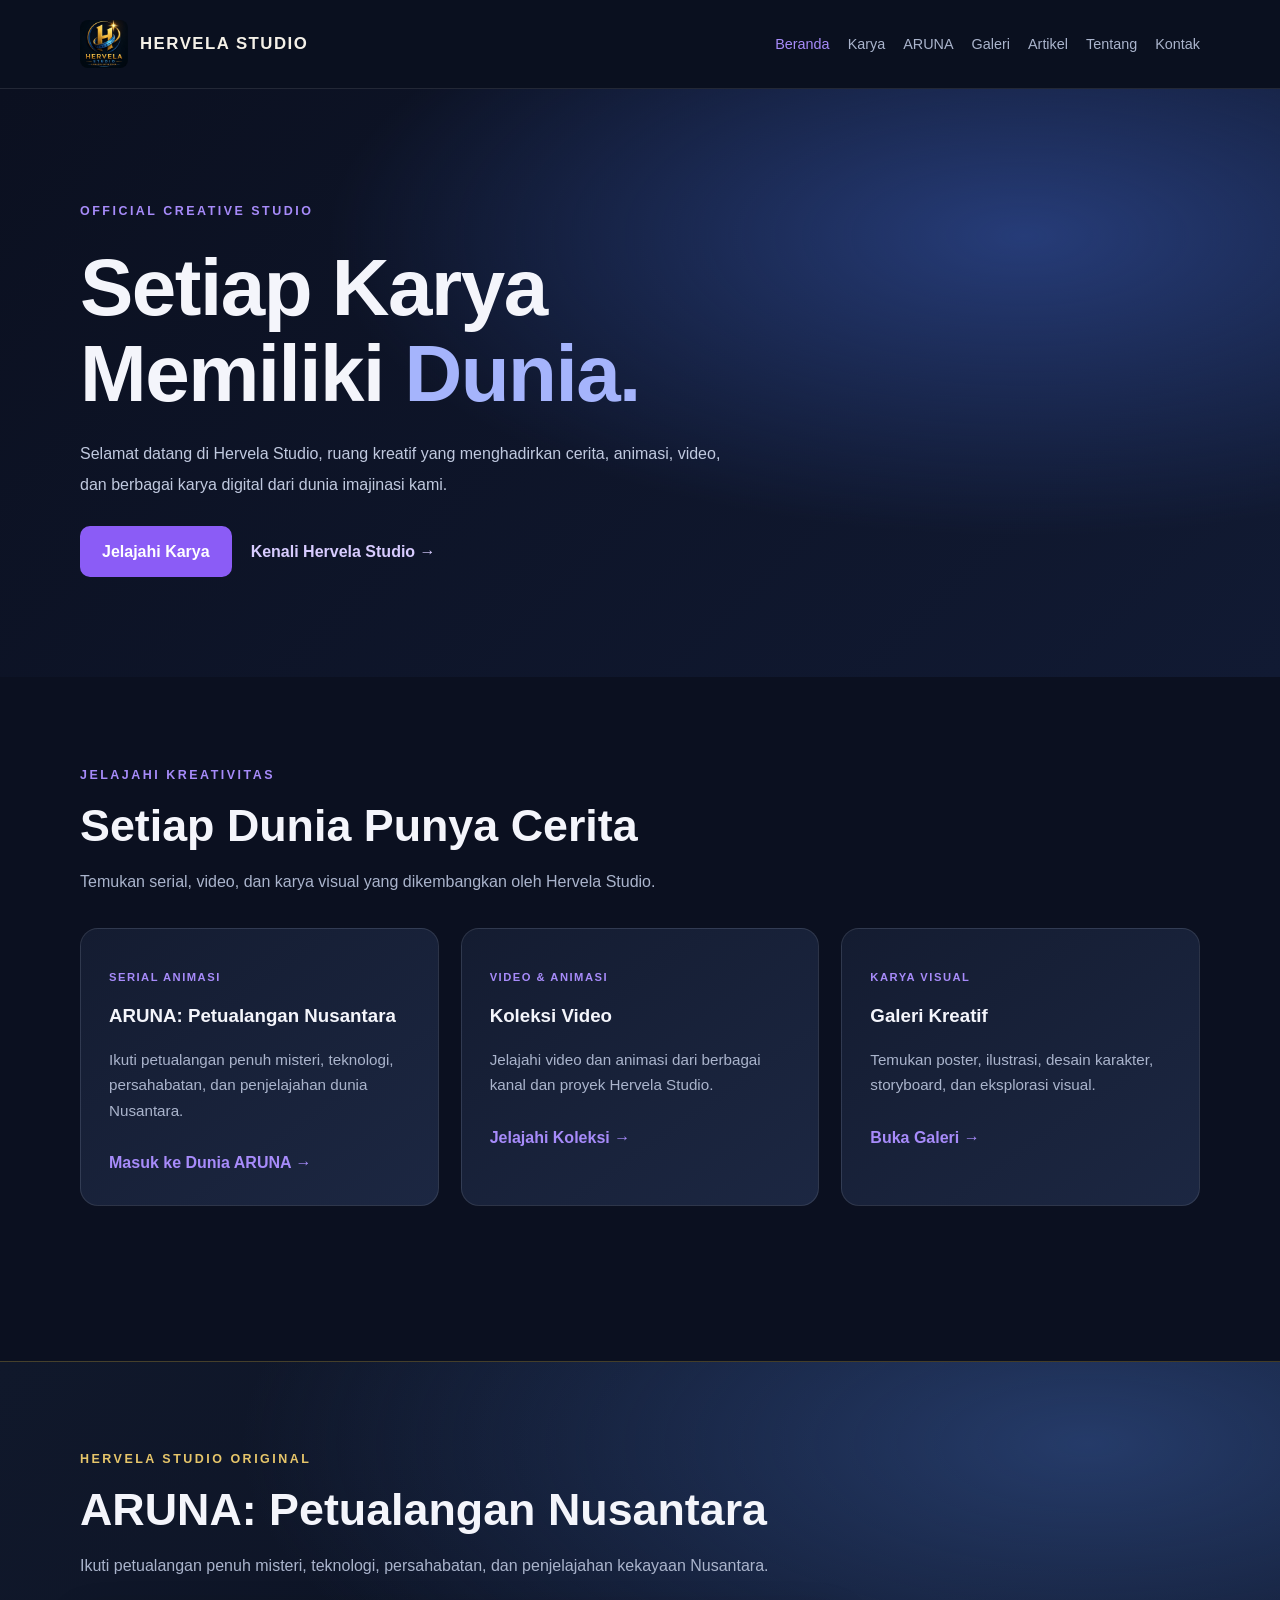
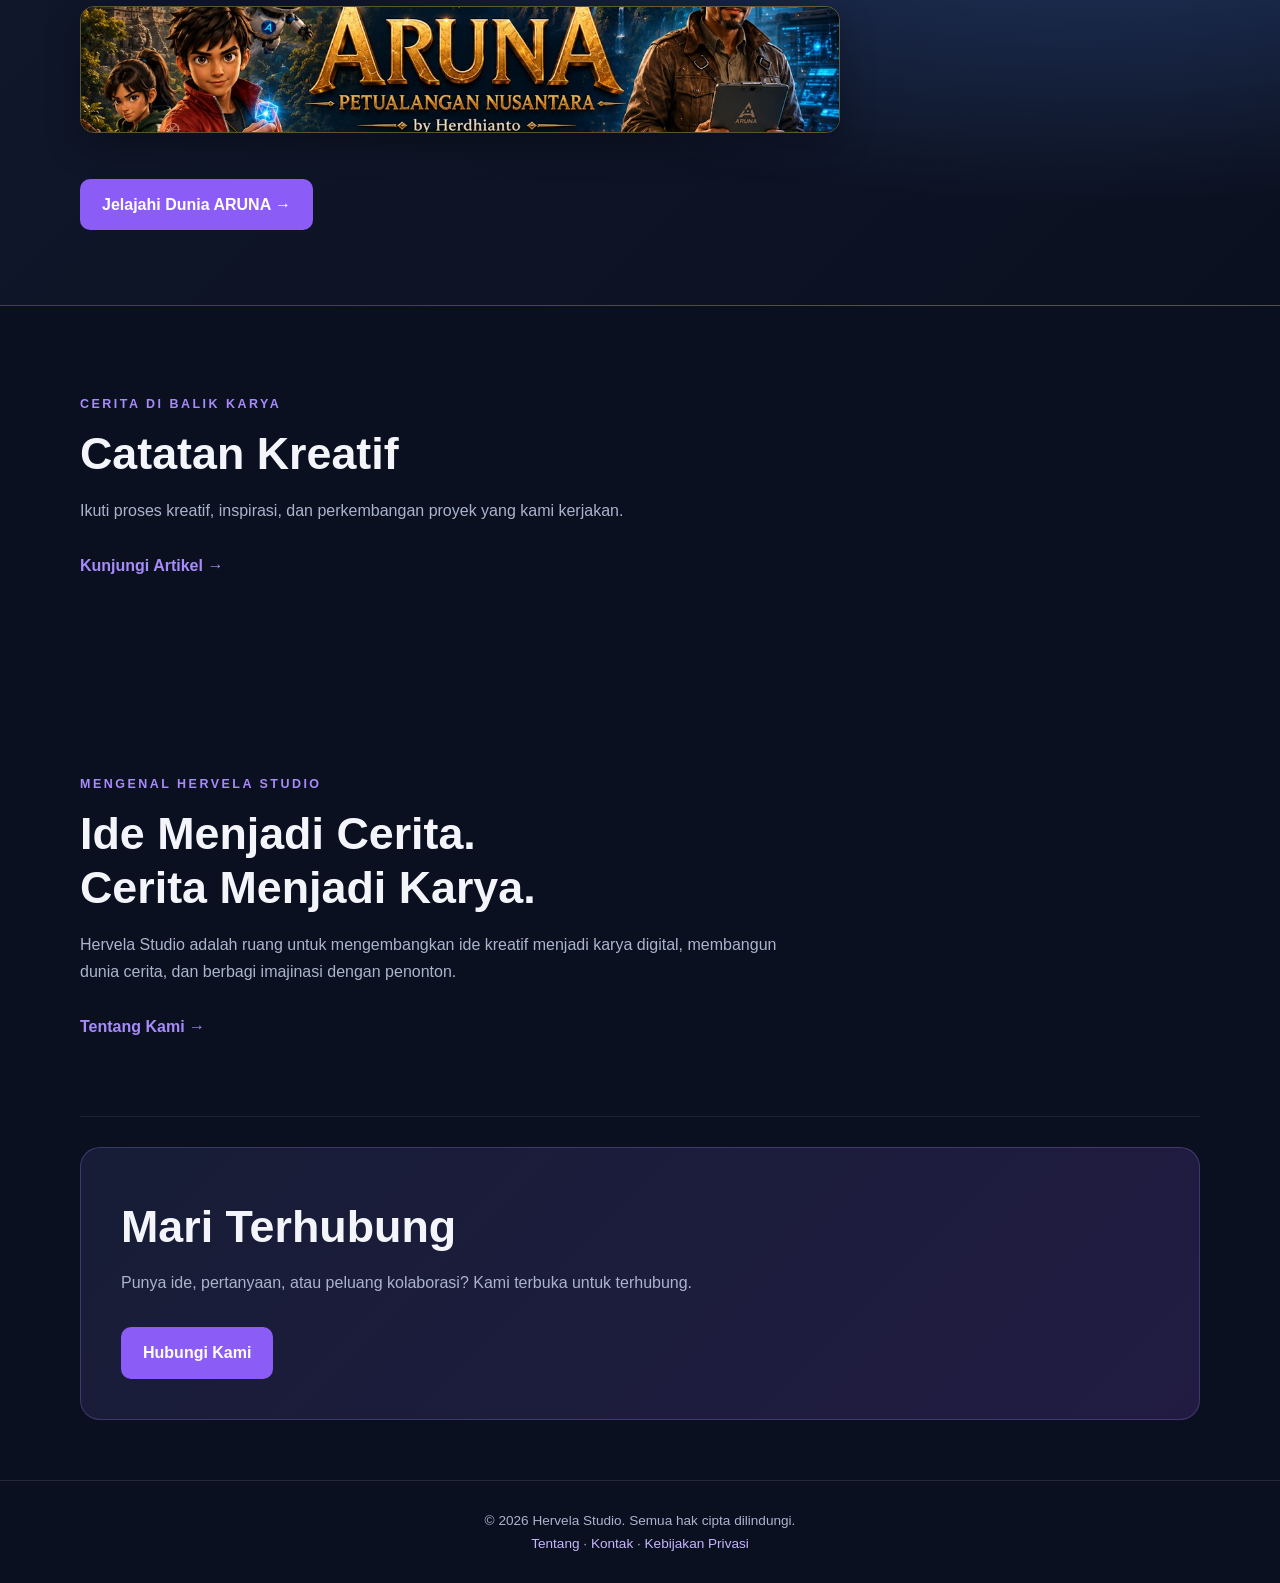
<file: index.html>
<!DOCTYPE html>
<html lang="id">
<head>
  <meta charset="UTF-8">
  <meta name="viewport" content="width=device-width, initial-scale=1.0">

  <meta name="description" content="Jelajahi Hervela Studio, rumah bagi ARUNA: Petualangan Nusantara, animasi, video, galeri kreatif, dan berbagai karya digital.">

  <meta name="theme-color" content="#0b1020">

  <title>Hervela Studio — Setiap Karya Memiliki Dunia</title>

  <link rel="stylesheet" href="assets/css/style.css">
</head>

<body>
  <header>
      <a href="index.html" class="logo" aria-label="Hervela Studio — Beranda">
        <img
          src="assets/images/Logo%20Hervela%20Studio.jpg"
          alt="Logo Hervela Studio"
          class="site-logo"
        >
        <span>HERVELA STUDIO</span>
      </a>

    <nav aria-label="Navigasi utama">
      <a href="index.html" aria-current="page">Beranda</a>
      <a href="karya.html">Karya</a>
      <a href="aruna.html">ARUNA</a>
      <a href="galeri.html">Galeri</a>
      <a href="artikel.html">Artikel</a>
      <a href="tentang.html">Tentang</a>
      <a href="kontak.html">Kontak</a>
    </nav>
  </header>

  <main>
    <!-- HERO -->
    <section class="home-hero">
      <div class="hero-content">
        <p class="hero-tag">OFFICIAL CREATIVE STUDIO</p>

        <h1>
          Setiap Karya<br>
          Memiliki <span>Dunia.</span>
        </h1>

        <p class="hero-description">
          Selamat datang di Hervela Studio, ruang kreatif
          yang menghadirkan cerita, animasi, video, dan
          berbagai karya digital dari dunia imajinasi kami.
        </p>

        <div class="hero-actions">
          <a class="button" href="karya.html">Jelajahi Karya</a>
          <a class="secondary-button" href="tentang.html">
            Kenali Hervela Studio →
          </a>
        </div>
      </div>
    </section>

    <!-- PENGENALAN KARYA -->
    <section class="home-section" id="karya">
      <div class="section-heading">
        <p class="section-tag">JELAJAHI KREATIVITAS</p>
        <h2>Setiap Dunia Punya Cerita</h2>
        <p>
          Temukan serial, video, dan karya visual
          yang dikembangkan oleh Hervela Studio.
        </p>
      </div>

      <div class="work-list">
        <article class="work-card">
          <p class="card-label">SERIAL ANIMASI</p>
          <h3>ARUNA: Petualangan Nusantara</h3>
          <p>
            Ikuti petualangan penuh misteri, teknologi,
            persahabatan, dan penjelajahan dunia Nusantara.
          </p>
          <a href="aruna.html">Masuk ke Dunia ARUNA →</a>
        </article>

        <article class="work-card">
          <p class="card-label">VIDEO & ANIMASI</p>
          <h3>Koleksi Video</h3>
          <p>
            Jelajahi video dan animasi dari berbagai
            kanal dan proyek Hervela Studio.
          </p>
          <a href="karya.html">Jelajahi Koleksi →</a>
        </article>

        <article class="work-card">
          <p class="card-label">KARYA VISUAL</p>
          <h3>Galeri Kreatif</h3>
          <p>
            Temukan poster, ilustrasi, desain karakter,
            storyboard, dan eksplorasi visual.
          </p>
          <a href="galeri.html">Buka Galeri →</a>
        </article>
      </div>
    </section>

    <!-- ARUNA UNGGULAN -->
    <section class="featured-section">
      <div class="featured-content">
        <p class="section-tag">HERVELA STUDIO ORIGINAL</p>
    
        <h2>ARUNA: Petualangan Nusantara</h2>
    
        <p>
          Ikuti petualangan penuh misteri, teknologi,
          persahabatan, dan penjelajahan kekayaan Nusantara.
        </p>
    
        <a href="aruna.html">
          <img
            src="assets/images/channels4_banner.jpg"
            alt="Banner resmi ARUNA: Petualangan Nusantara"
            class="featured-banner"
          >
        </a>
    
        <a class="button" href="aruna.html">
          Jelajahi Dunia ARUNA →
        </a>
      </div>
    </section>

    <!-- ARTIKEL -->
    <section class="home-section">
      <div class="section-heading">
        <p class="section-tag">CERITA DI BALIK KARYA</p>
        <h2>Catatan Kreatif</h2>
        <p>
          Ikuti proses kreatif, inspirasi, dan perkembangan
          proyek yang kami kerjakan.
        </p>
        <a class="text-link" href="artikel.html">
          Kunjungi Artikel →
        </a>
      </div>
    </section>

    <!-- TENTANG -->
    <section class="about-section">
      <p class="section-tag">MENGENAL HERVELA STUDIO</p>
      <h2>Ide Menjadi Cerita.<br>Cerita Menjadi Karya.</h2>
      <p>
        Hervela Studio adalah ruang untuk mengembangkan
        ide kreatif menjadi karya digital, membangun
        dunia cerita, dan berbagi imajinasi dengan penonton.
      </p>
      <a class="text-link" href="tentang.html">
        Tentang Kami →
      </a>
    </section>

    <!-- KONTAK -->
    <section class="contact-banner">
      <h2>Mari Terhubung</h2>
      <p>
        Punya ide, pertanyaan, atau peluang kolaborasi?
        Kami terbuka untuk terhubung.
      </p>
      <a class="button" href="kontak.html">Hubungi Kami</a>
    </section>
  </main>

  <footer>
    <p>© 2026 Hervela Studio. Semua hak cipta dilindungi.</p>
    <p>
      <a href="tentang.html">Tentang</a>
      <span aria-hidden="true"> · </span>
      <a href="kontak.html">Kontak</a>
      <span aria-hidden="true"> · </span>
      <a href="kebijakan-privasi.html">Kebijakan Privasi</a>
    </p>
  </footer>
</body>
</html>
</file>
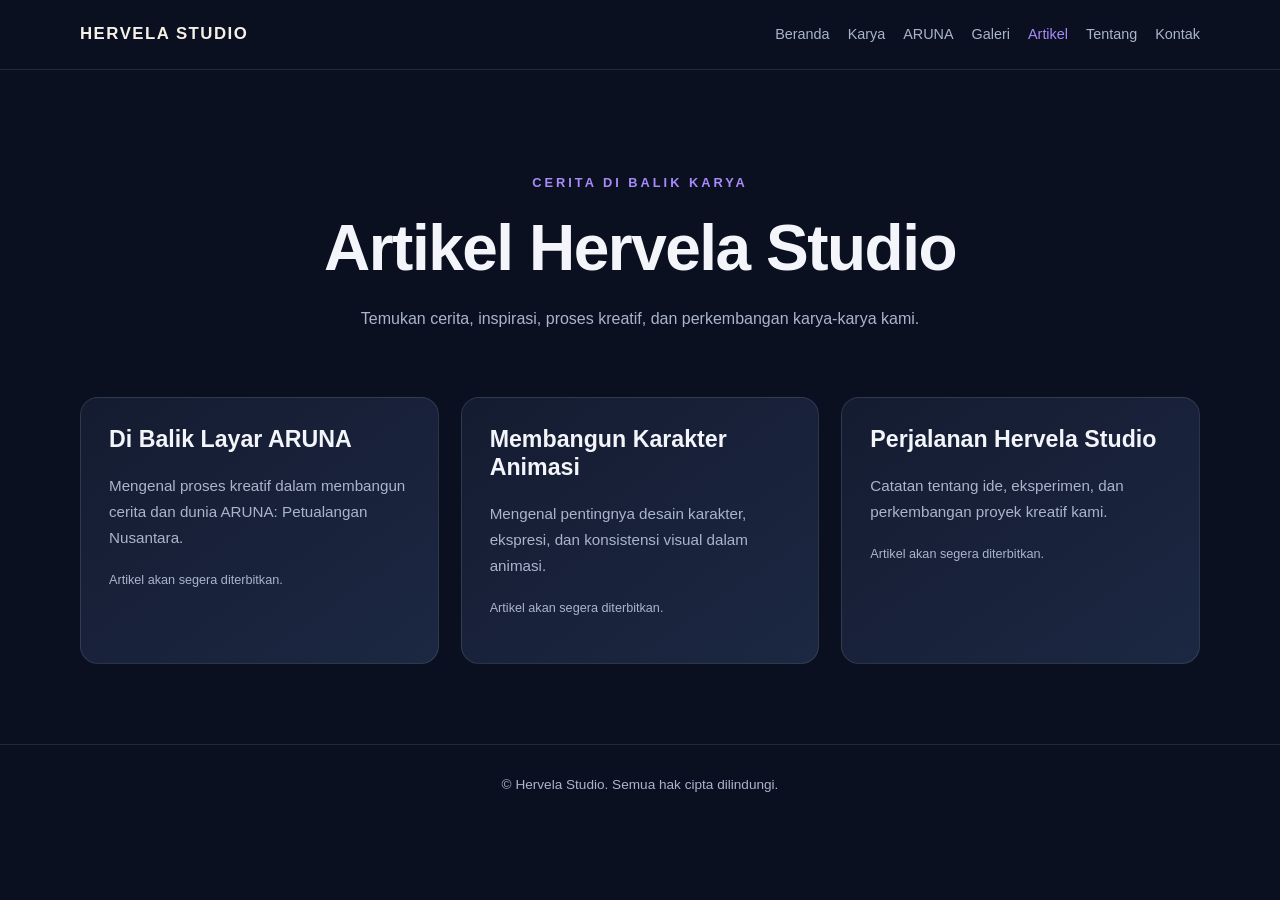
<file: artikel.html>
<!DOCTYPE html>
<html lang="id">
<head>
  <meta charset="UTF-8">
  <meta name="viewport" content="width=device-width, initial-scale=1.0">
  <meta name="description" content="Baca artikel, cerita di balik karya, proses produksi animasi, dan perkembangan proyek Hervela Studio.">
  <title>Artikel | Hervela Studio</title>
  <link rel="stylesheet" href="assets/css/style.css">
</head>
<body>
  <header>
    <a href="index.html" class="logo">HERVELA STUDIO</a>

    <nav aria-label="Navigasi utama">
      <a href="index.html">Beranda</a>
      <a href="karya.html">Karya</a>
      <a href="aruna.html">ARUNA</a>
      <a href="galeri.html">Galeri</a>
      <a href="artikel.html" aria-current="page">Artikel</a>
      <a href="tentang.html">Tentang</a>
      <a href="kontak.html">Kontak</a>
    </nav>
  </header>

  <main>
    <section class="page-hero">
      <p>CERITA DI BALIK KARYA</p>
      <h1>Artikel Hervela Studio</h1>
      <p>
        Temukan cerita, inspirasi, proses kreatif,
        dan perkembangan karya-karya kami.
      </p>
    </section>

    <section class="work-list">
      <article class="work-card">
        <h2>Di Balik Layar ARUNA</h2>
        <p>
          Mengenal proses kreatif dalam membangun
          cerita dan dunia ARUNA: Petualangan Nusantara.
        </p>
        <p><small>Artikel akan segera diterbitkan.</small></p>
      </article>

      <article class="work-card">
        <h2>Membangun Karakter Animasi</h2>
        <p>
          Mengenal pentingnya desain karakter,
          ekspresi, dan konsistensi visual dalam animasi.
        </p>
        <p><small>Artikel akan segera diterbitkan.</small></p>
      </article>

      <article class="work-card">
        <h2>Perjalanan Hervela Studio</h2>
        <p>
          Catatan tentang ide, eksperimen, dan
          perkembangan proyek kreatif kami.
        </p>
        <p><small>Artikel akan segera diterbitkan.</small></p>
      </article>
    </section>
  </main>

  <footer>
    <p>© Hervela Studio. Semua hak cipta dilindungi.</p>
  </footer>
</body>
</html>
</file>
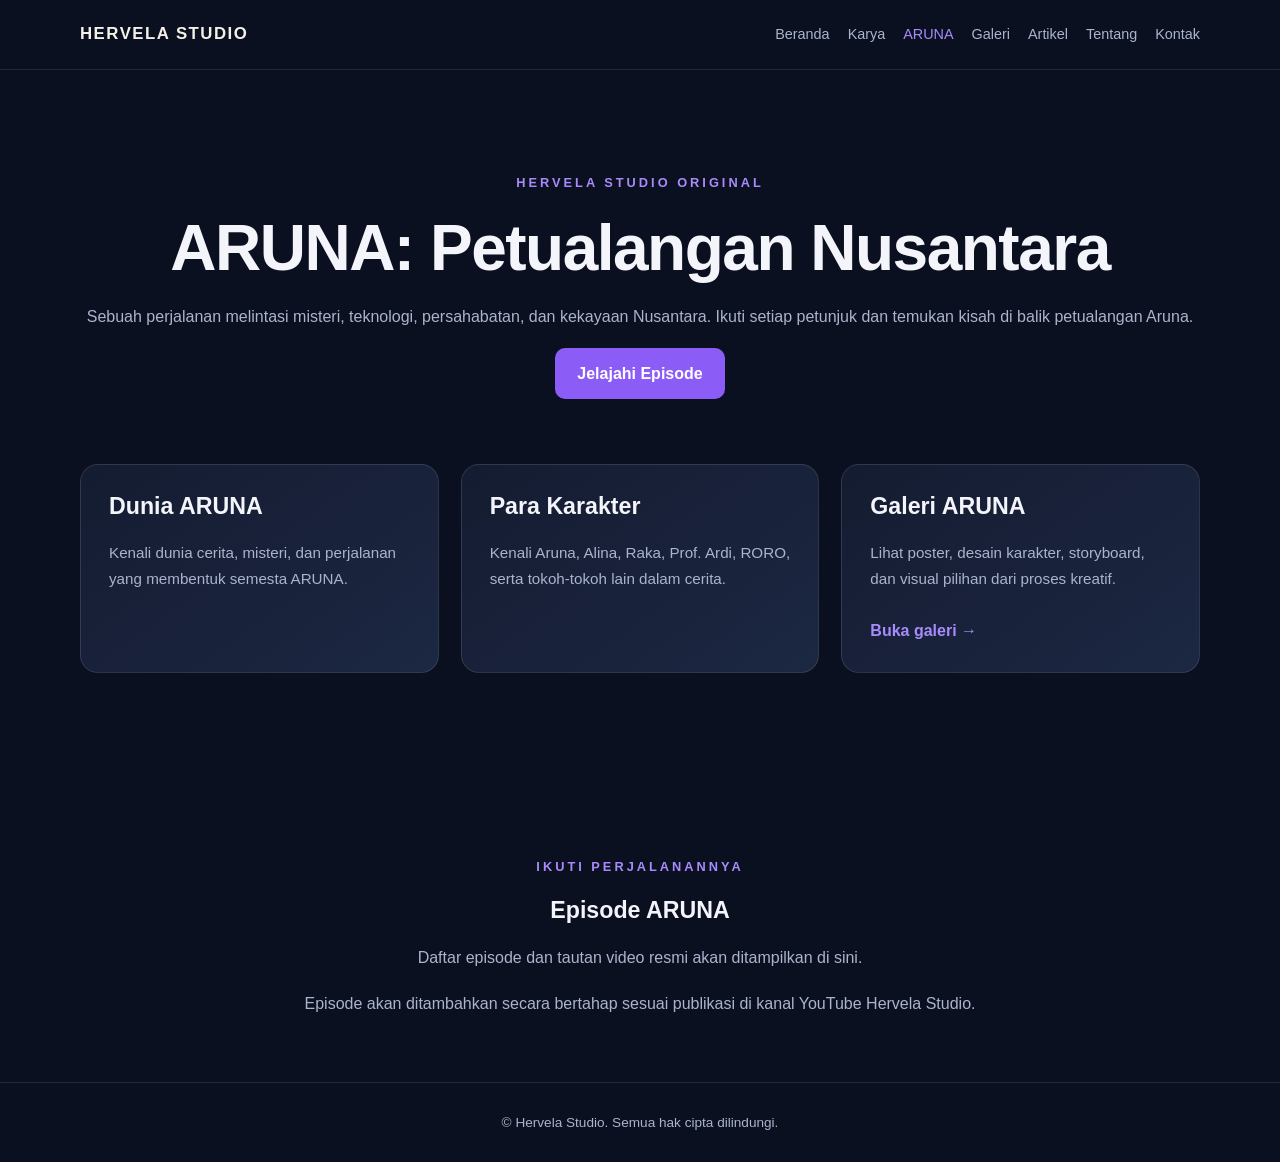
<file: aruna.html>
<!DOCTYPE html>
<html lang="id">
<head>
  <meta charset="UTF-8">
  <meta name="viewport" content="width=device-width, initial-scale=1.0">
  <meta name="description" content="Kenali ARUNA: Petualangan Nusantara, serial animasi karya Hervela Studio. Temukan cerita, karakter, dan episode petualangannya.">
  <title>ARUNA: Petualangan Nusantara | Hervela Studio</title>
  <link rel="stylesheet" href="assets/css/style.css">
</head>
<body>
  <header>
    <a href="index.html" class="logo">HERVELA STUDIO</a>

    <nav aria-label="Navigasi utama">
      <a href="index.html">Beranda</a>
      <a href="karya.html">Karya</a>
      <a href="aruna.html" aria-current="page">ARUNA</a>
      <a href="galeri.html">Galeri</a>
      <a href="artikel.html">Artikel</a>
      <a href="tentang.html">Tentang</a>
      <a href="kontak.html">Kontak</a>
    </nav>
  </header>

  <main>
    <section class="page-hero">
      <p>HERVELA STUDIO ORIGINAL</p>
      <h1>ARUNA: Petualangan Nusantara</h1>
      <p>
        Sebuah perjalanan melintasi misteri, teknologi,
        persahabatan, dan kekayaan Nusantara.
        Ikuti setiap petunjuk dan temukan kisah di balik
        petualangan Aruna.
      </p>
      <p>
        <a class="button" href="#episode">Jelajahi Episode</a>
      </p>
    </section>

    <section class="work-list">
      <article class="work-card">
        <h2>Dunia ARUNA</h2>
        <p>
          Kenali dunia cerita, misteri, dan perjalanan
          yang membentuk semesta ARUNA.
        </p>
      </article>

      <article class="work-card">
        <h2>Para Karakter</h2>
        <p>
          Kenali Aruna, Alina, Raka, Prof. Ardi,
          RORO, serta tokoh-tokoh lain dalam cerita.
        </p>
      </article>

      <article class="work-card">
        <h2>Galeri ARUNA</h2>
        <p>
          Lihat poster, desain karakter, storyboard,
          dan visual pilihan dari proses kreatif.
        </p>
        <a href="galeri.html">Buka galeri →</a>
      </article>
    </section>

    <section id="episode" class="page-hero">
      <p>IKUTI PERJALANANNYA</p>
      <h2>Episode ARUNA</h2>
      <p>
        Daftar episode dan tautan video resmi akan
        ditampilkan di sini.
      </p>
      <p>
        Episode akan ditambahkan secara bertahap
        sesuai publikasi di kanal YouTube Hervela Studio.
      </p>
    </section>
  </main>

  <footer>
    <p>© Hervela Studio. Semua hak cipta dilindungi.</p>
  </footer>
</body>
</html>
</file>
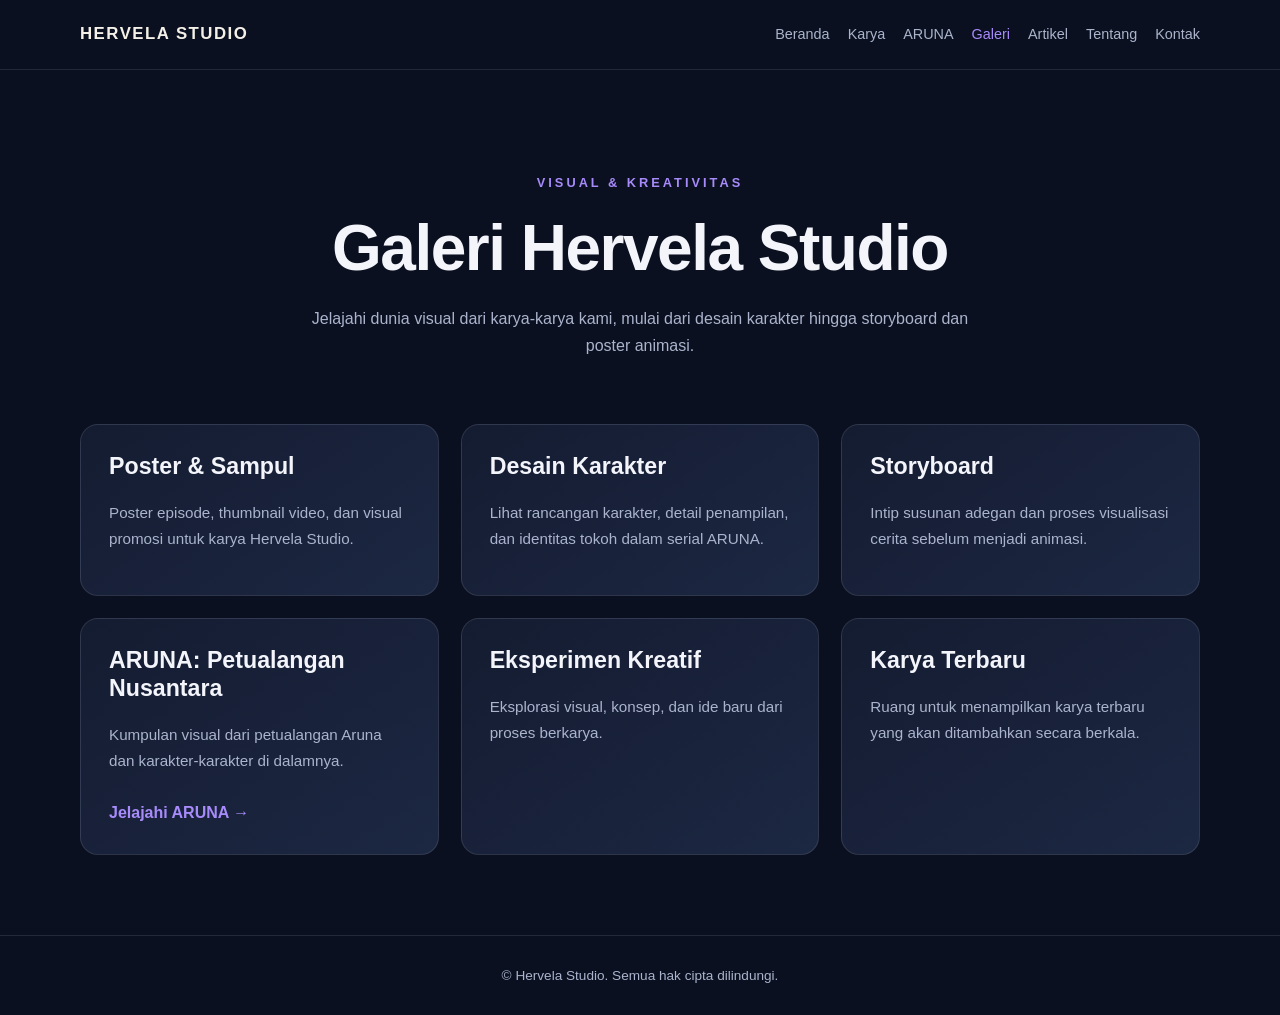
<file: galeri.html>
<!DOCTYPE html>
<html lang="id">
<head>
  <meta charset="UTF-8">
  <meta name="viewport" content="width=device-width, initial-scale=1.0">
  <meta name="description" content="Galeri visual Hervela Studio berisi poster, ilustrasi, desain karakter, storyboard, dan karya kreatif.">
  <title>Galeri Kreatif | Hervela Studio</title>
  <link rel="stylesheet" href="assets/css/style.css">
</head>
<body>
  <header>
    <a href="index.html" class="logo">HERVELA STUDIO</a>

    <nav aria-label="Navigasi utama">
      <a href="index.html">Beranda</a>
      <a href="karya.html">Karya</a>
      <a href="aruna.html">ARUNA</a>
      <a href="galeri.html" aria-current="page">Galeri</a>
      <a href="artikel.html">Artikel</a>
      <a href="tentang.html">Tentang</a>
      <a href="kontak.html">Kontak</a>
    </nav>
  </header>

  <main>
    <section class="page-hero">
      <p>VISUAL & KREATIVITAS</p>
      <h1>Galeri Hervela Studio</h1>
      <p>
        Jelajahi dunia visual dari karya-karya kami,
        mulai dari desain karakter hingga storyboard
        dan poster animasi.
      </p>
    </section>

    <section class="work-list">
      <article class="work-card">
        <h2>Poster & Sampul</h2>
        <p>
          Poster episode, thumbnail video, dan visual
          promosi untuk karya Hervela Studio.
        </p>
      </article>

      <article class="work-card">
        <h2>Desain Karakter</h2>
        <p>
          Lihat rancangan karakter, detail penampilan,
          dan identitas tokoh dalam serial ARUNA.
        </p>
      </article>

      <article class="work-card">
        <h2>Storyboard</h2>
        <p>
          Intip susunan adegan dan proses visualisasi
          cerita sebelum menjadi animasi.
        </p>
      </article>

      <article class="work-card">
        <h2>ARUNA: Petualangan Nusantara</h2>
        <p>
          Kumpulan visual dari petualangan Aruna
          dan karakter-karakter di dalamnya.
        </p>
        <a href="aruna.html">Jelajahi ARUNA →</a>
      </article>

      <article class="work-card">
        <h2>Eksperimen Kreatif</h2>
        <p>
          Eksplorasi visual, konsep, dan ide baru
          dari proses berkarya.
        </p>
      </article>

      <article class="work-card">
        <h2>Karya Terbaru</h2>
        <p>
          Ruang untuk menampilkan karya terbaru
          yang akan ditambahkan secara berkala.
        </p>
      </article>
    </section>
  </main>

  <footer>
    <p>© Hervela Studio. Semua hak cipta dilindungi.</p>
  </footer>
</body>
</html>
</file>
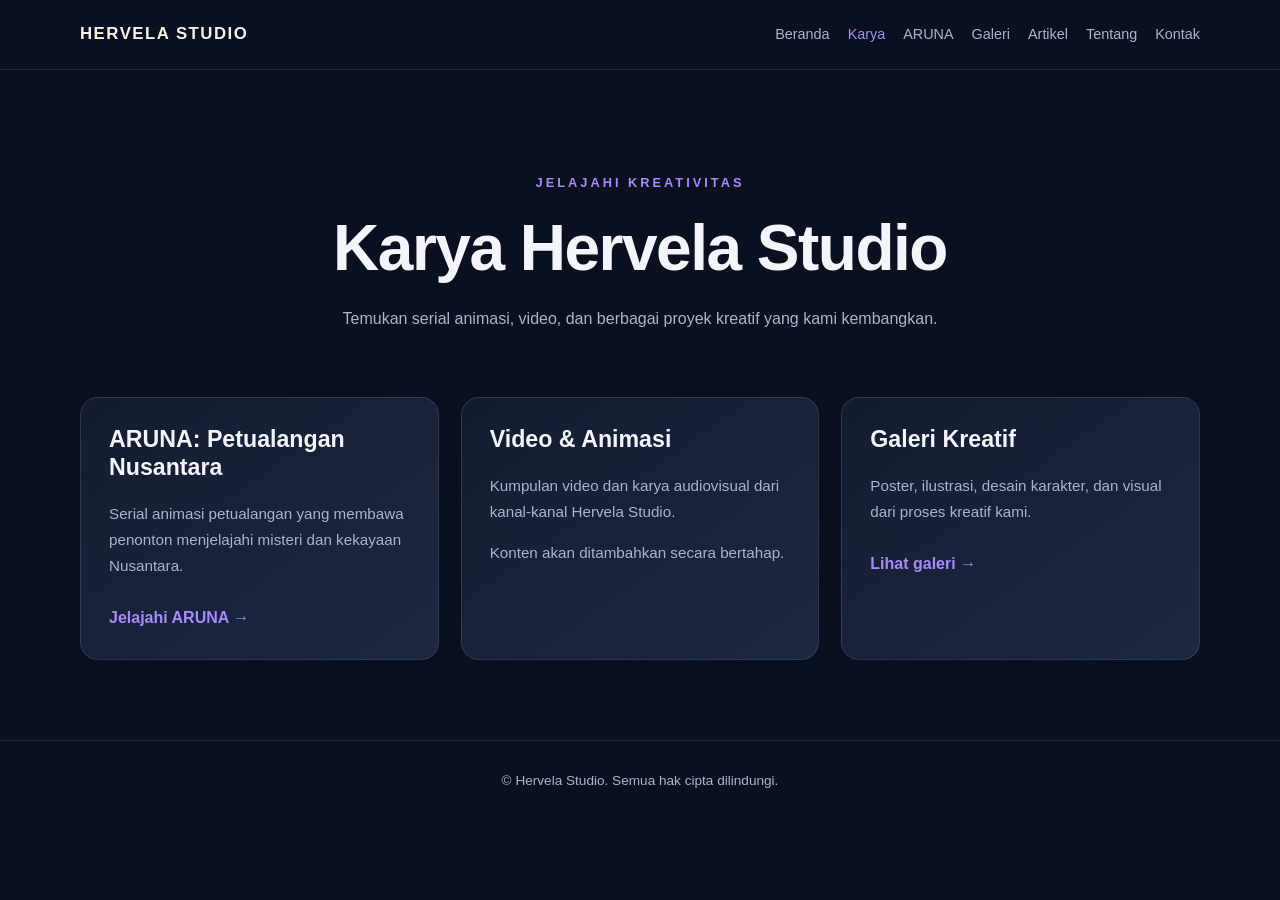
<file: karya.html>
<!DOCTYPE html>
<html lang="id">
<head>
  <meta charset="UTF-8">
  <meta name="viewport" content="width=device-width, initial-scale=1.0">
  <meta name="description" content="Jelajahi karya, video, animasi, dan proyek kreatif Hervela Studio.">
  <title>Karya | Hervela Studio</title>
  <link rel="stylesheet" href="assets/css/style.css">
</head>
<body>
  <header>
    <a href="index.html" class="logo">HERVELA STUDIO</a>

    <nav aria-label="Navigasi utama">
      <a href="index.html">Beranda</a>
      <a href="karya.html" aria-current="page">Karya</a>
      <a href="aruna.html">ARUNA</a>
      <a href="galeri.html">Galeri</a>
      <a href="artikel.html">Artikel</a>
      <a href="tentang.html">Tentang</a>
      <a href="kontak.html">Kontak</a>
    </nav>
  </header>

  <main>
    <section class="page-hero">
      <p>JELAJAHI KREATIVITAS</p>
      <h1>Karya Hervela Studio</h1>
      <p>
        Temukan serial animasi, video, dan berbagai
        proyek kreatif yang kami kembangkan.
      </p>
    </section>

    <section class="work-list">
      <article class="work-card">
        <h2>ARUNA: Petualangan Nusantara</h2>
        <p>
          Serial animasi petualangan yang membawa
          penonton menjelajahi misteri dan kekayaan Nusantara.
        </p>
        <a href="aruna.html">Jelajahi ARUNA →</a>
      </article>

      <article class="work-card">
        <h2>Video & Animasi</h2>
        <p>
          Kumpulan video dan karya audiovisual
          dari kanal-kanal Hervela Studio.
        </p>
        <p>Konten akan ditambahkan secara bertahap.</p>
      </article>

      <article class="work-card">
        <h2>Galeri Kreatif</h2>
        <p>
          Poster, ilustrasi, desain karakter,
          dan visual dari proses kreatif kami.
        </p>
        <a href="galeri.html">Lihat galeri →</a>
      </article>
    </section>
  </main>

  <footer>
    <p>© Hervela Studio. Semua hak cipta dilindungi.</p>
  </footer>
</body>
</html>
</file>
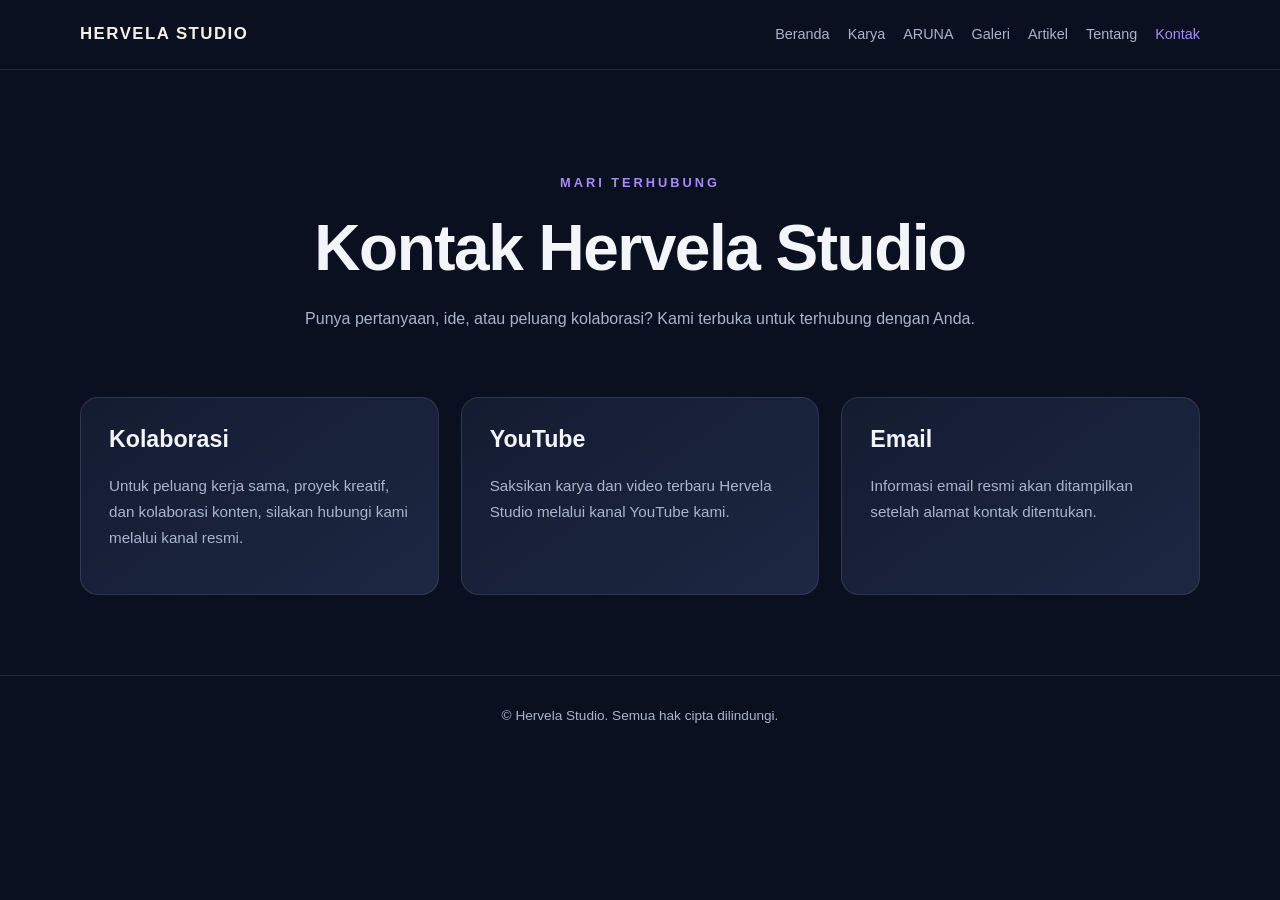
<file: kontak.html>
<!DOCTYPE html>
<html lang="id">
<head>
  <meta charset="UTF-8">
  <meta name="viewport" content="width=device-width, initial-scale=1.0">
  <meta name="description" content="Hubungi Hervela Studio untuk pertanyaan, kolaborasi kreatif, dan informasi karya.">
  <title>Kontak | Hervela Studio</title>
  <link rel="stylesheet" href="assets/css/style.css">
</head>
<body>
  <header>
    <a href="index.html" class="logo">HERVELA STUDIO</a>

    <nav aria-label="Navigasi utama">
      <a href="index.html">Beranda</a>
      <a href="karya.html">Karya</a>
      <a href="aruna.html">ARUNA</a>
      <a href="galeri.html">Galeri</a>
      <a href="artikel.html">Artikel</a>
      <a href="tentang.html">Tentang</a>
      <a href="kontak.html" aria-current="page">Kontak</a>
    </nav>
  </header>

  <main>
    <section class="page-hero">
      <p>MARI TERHUBUNG</p>
      <h1>Kontak Hervela Studio</h1>
      <p>
        Punya pertanyaan, ide, atau peluang kolaborasi?
        Kami terbuka untuk terhubung dengan Anda.
      </p>
    </section>

    <section class="work-list">
      <article class="work-card">
        <h2>Kolaborasi</h2>
        <p>
          Untuk peluang kerja sama, proyek kreatif,
          dan kolaborasi konten, silakan hubungi
          kami melalui kanal resmi.
        </p>
      </article>

      <article class="work-card">
        <h2>YouTube</h2>
        <p>
          Saksikan karya dan video terbaru
          Hervela Studio melalui kanal YouTube kami.
        </p>
        <!-- Tambahkan tautan kanal YouTube resmi di sini -->
      </article>

      <article class="work-card">
        <h2>Email</h2>
        <p>
          Informasi email resmi akan ditampilkan
          setelah alamat kontak ditentukan.
        </p>
      </article>
    </section>
  </main>

  <footer>
    <p>© Hervela Studio. Semua hak cipta dilindungi.</p>
  </footer>
</body>
</html>
</file>
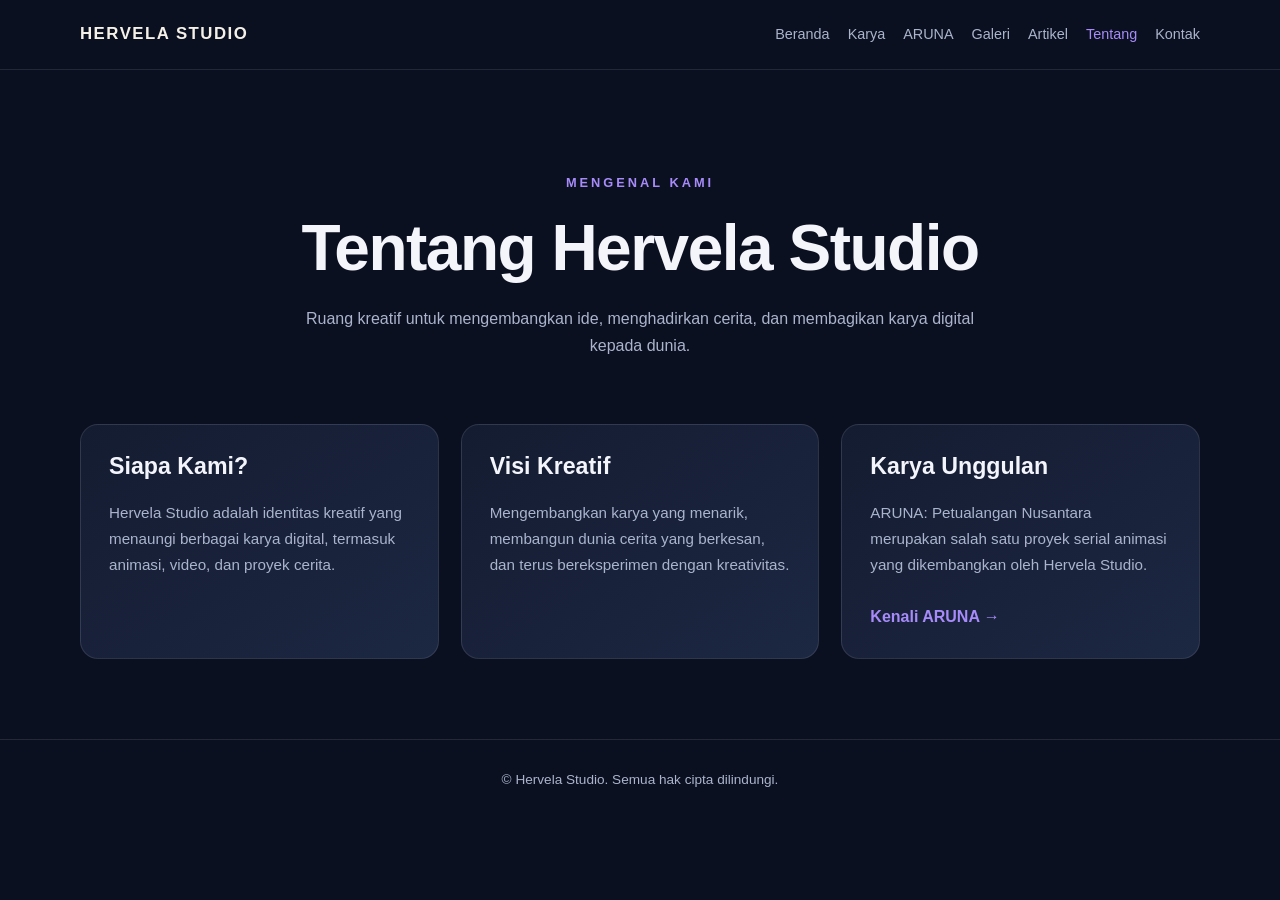
<file: tentang.html>
<!DOCTYPE html>
<html lang="id">
<head>
  <meta charset="UTF-8">
  <meta name="viewport" content="width=device-width, initial-scale=1.0">
  <meta name="description" content="Kenali Hervela Studio, ruang kreatif untuk animasi, cerita, video, dan karya digital.">
  <title>Tentang Kami | Hervela Studio</title>
  <link rel="stylesheet" href="assets/css/style.css">
</head>
<body>
  <header>
    <a href="index.html" class="logo">HERVELA STUDIO</a>

    <nav aria-label="Navigasi utama">
      <a href="index.html">Beranda</a>
      <a href="karya.html">Karya</a>
      <a href="aruna.html">ARUNA</a>
      <a href="galeri.html">Galeri</a>
      <a href="artikel.html">Artikel</a>
      <a href="tentang.html" aria-current="page">Tentang</a>
      <a href="kontak.html">Kontak</a>
    </nav>
  </header>

  <main>
    <section class="page-hero">
      <p>MENGENAL KAMI</p>
      <h1>Tentang Hervela Studio</h1>
      <p>
        Ruang kreatif untuk mengembangkan ide,
        menghadirkan cerita, dan membagikan karya
        digital kepada dunia.
      </p>
    </section>

    <section class="work-list">
      <article class="work-card">
        <h2>Siapa Kami?</h2>
        <p>
          Hervela Studio adalah identitas kreatif
          yang menaungi berbagai karya digital,
          termasuk animasi, video, dan proyek cerita.
        </p>
      </article>

      <article class="work-card">
        <h2>Visi Kreatif</h2>
        <p>
          Mengembangkan karya yang menarik,
          membangun dunia cerita yang berkesan,
          dan terus bereksperimen dengan kreativitas.
        </p>
      </article>

      <article class="work-card">
        <h2>Karya Unggulan</h2>
        <p>
          ARUNA: Petualangan Nusantara merupakan
          salah satu proyek serial animasi yang
          dikembangkan oleh Hervela Studio.
        </p>
        <a href="aruna.html">Kenali ARUNA →</a>
      </article>
    </section>
  </main>

  <footer>
    <p>© Hervela Studio. Semua hak cipta dilindungi.</p>
  </footer>
</body>
</html>
</file>
<file: assets/css/style.css>
/* =====================================
   HERVELA STUDIO — GLOBAL STYLES
   ===================================== */

:root {
  --bg: #0b1020;
  --surface: #141c31;
  --surface-light: #1c2742;
  --text: #f4f5fb;
  --muted: #aab4cc;
  --accent: #a78bfa;
  --accent-strong: #8b5cf6;
  --border: rgba(255, 255, 255, 0.10);
  --max-width: 1120px;
}

* {
  box-sizing: border-box;
}

html {
  scroll-behavior: smooth;
}

body {
  margin: 0;
  background: var(--bg);
  color: var(--text);
  font-family: Arial, Helvetica, sans-serif;
  line-height: 1.7;
}

a {
  color: var(--accent);
  text-decoration: none;
}

a:hover {
  color: #c4b5fd;
}

img {
  max-width: 100%;
  height: auto;
  display: block;
}

/* Header dan navigasi */

header {
  width: 100%;
  padding: 20px max(5%, calc((100% - var(--max-width)) / 2));
  display: flex;
  align-items: center;
  justify-content: space-between;
  gap: 24px;
  flex-wrap: wrap;
  border-bottom: 1px solid var(--border);
  background: rgba(11, 16, 32, 0.96);
}

.logo {
  color: var(--text);
  font-size: 1.05rem;
  font-weight: 800;
  letter-spacing: 2px;
}

nav {
  display: flex;
  align-items: center;
  gap: 18px;
  flex-wrap: wrap;
}

nav a {
  color: var(--muted);
  font-size: 0.9rem;
}

nav a:hover,
nav a[aria-current="page"] {
  color: var(--accent);
}

/* Konten umum */

main {
  min-height: 65vh;
}

section {
  width: min(100% - 40px, var(--max-width));
  margin-inline: auto;
}

.page-hero {
  padding-top: 90px;
  padding-bottom: 65px;
  text-align: center;
}

.page-hero > p:first-child {
  color: var(--accent);
  font-size: 0.8rem;
  font-weight: 700;
  letter-spacing: 3px;
  text-transform: uppercase;
}

h1,
h2,
h3 {
  line-height: 1.2;
}

h1 {
  margin: 16px 0;
  font-size: clamp(2.2rem, 6vw, 4rem);
  letter-spacing: -1.5px;
}

h2 {
  font-size: 1.45rem;
}

p {
  color: var(--muted);
}

.page-hero > p:last-child {
  max-width: 680px;
  margin: 18px auto 0;
}

/* Kartu karya */

.work-list {
  display: grid;
  grid-template-columns: repeat(3, minmax(0, 1fr));
  gap: 22px;
  padding-bottom: 80px;
}

.work-card {
  padding: 28px;
  background: linear-gradient(
    145deg,
    var(--surface),
    var(--surface-light)
  );
  border: 1px solid var(--border);
  border-radius: 18px;
  transition: transform 0.2s ease,
              border-color 0.2s ease;
}

.work-card:hover {
  transform: translateY(-4px);
  border-color: var(--accent-strong);
}

.work-card h2 {
  margin-top: 0;
}

.work-card p {
  font-size: 0.95rem;
}

.work-card a {
  display: inline-block;
  margin-top: 10px;
  font-weight: 700;
}

/* Tombol umum */

.button {
  display: inline-block;
  padding: 12px 22px;
  border-radius: 10px;
  background: var(--accent-strong);
  color: white;
  font-weight: 700;
}

.button:hover {
  background: #7c3aed;
  color: white;
}

/* Footer */

footer {
  padding: 28px 20px;
  border-top: 1px solid var(--border);
  text-align: center;
}

footer p {
  margin: 0;
  font-size: 0.85rem;
}

/* Responsif untuk tablet dan ponsel */

@media (max-width: 800px) {
  header {
    padding: 18px 20px;
  }

  nav {
    gap: 12px;
  }

  .work-list {
    grid-template-columns: repeat(2, minmax(0, 1fr));
  }

  .page-hero {
    padding-top: 65px;
    padding-bottom: 45px;
  }
}

@media (max-width: 560px) {
  .work-list {
    grid-template-columns: 1fr;
  }

  nav {
    width: 100%;
    gap: 10px 15px;
  }

  nav a {
    font-size: 0.85rem;
  }

  .work-card {
    padding: 22px;
  }
}

@media (prefers-reduced-motion: reduce) {
  html {
    scroll-behavior: auto;
  }

  *,
  *::before,
  *::after {
    transition: none !important;
  }
}


/* =====================================
   BERANDA HERVELA STUDIO
   ===================================== */

.home-hero {
  width: 100%;
  max-width: none;
  margin: 0;
  padding: 100px max(5%, calc((100% - 1120px) / 2));
  min-height: 570px;
  display: flex;
  align-items: center;
  background:
    radial-gradient(ellipse at 80% 25%, #263c78 0%, transparent 48%),
    linear-gradient(135deg, #0b1020, #111a33);
}

.hero-content {
  max-width: 780px;
}

.hero-tag,
.section-tag,
.card-label {
  color: #a78bfa;
  font-size: 0.78rem;
  font-weight: 700;
  letter-spacing: 2.5px;
}

.home-hero h1 {
  font-size: clamp(2.8rem, 7vw, 5rem);
  line-height: 1.08;
  margin: 22px 0;
}

.home-hero h1 span {
  color: #a5b4fc;
}

.hero-description {
  max-width: 650px;
  color: #c0c9df;
  line-height: 1.9;
}

.hero-actions {
  display: flex;
  align-items: center;
  flex-wrap: wrap;
  gap: 14px;
  margin-top: 26px;
}

.hero-actions .button,
.featured-content .button,
.contact-banner .button {
  margin-top: 0;
  background: #8b5cf6;
  color: #fff;
}

.secondary-button {
  display: inline-block;
  padding: 12px 5px;
  color: #d8ccff;
  font-weight: 700;
}

.home-section,
.featured-section,
.about-section,
.contact-banner {
  width: min(100% - 40px, 1120px);
  margin-inline: auto;
  padding: 75px 0;
}

.section-heading {
  max-width: 720px;
  margin-bottom: 32px;
}

.section-heading h2,
.featured-content h2,
.about-section h2,
.contact-banner h2 {
  font-size: clamp(1.8rem, 4vw, 2.8rem);
  margin: 12px 0;
}

.section-heading > p:not(.section-tag),
.featured-content > p:not(.section-tag),
.about-section > p:not(.section-tag),
.contact-banner > p {
  color: #aab4cc;
  max-width: 700px;
}

.work-card .card-label {
  font-size: 0.7rem;
  letter-spacing: 1.5px;
}

.featured-section {
  width: 100%;
  max-width: none;
  padding: 75px max(5%, calc((100% - 1120px) / 2));
  background:
    radial-gradient(ellipse at 90% 50%, #35266c, transparent 55%),
    #11182c;
  border-top: 1px solid rgba(255,255,255,.08);
  border-bottom: 1px solid rgba(255,255,255,.08);
}

.featured-content {
  max-width: 760px;
}

.featured-content .button {
  margin-top: 20px;
}

.text-link {
  display: inline-block;
  margin-top: 12px;
  font-weight: 700;
}

.about-section {
  border-bottom: 1px solid rgba(255,255,255,.08);
}

.about-section > p:not(.section-tag) {
  max-width: 700px;
}

.contact-banner {
  margin-top: 30px;
  margin-bottom: 60px;
  padding: 40px;
  border: 1px solid rgba(167,139,250,.25);
  border-radius: 20px;
  background: linear-gradient(135deg, #171d36, #211b42);
}

.contact-banner .button {
  margin-top: 15px;
}

footer a {
  color: #c4b5fd;
}

@media (max-width: 600px) {
  .home-hero {
    min-height: 470px;
    padding: 70px 20px;
  }

  .home-hero h1 {
    font-size: clamp(2.6rem, 12vw, 4rem);
  }

  .home-section,
  .about-section {
    padding: 50px 0;
  }

  .featured-section {
    padding: 55px 20px;
  }

  .contact-banner {
    padding: 26px;
  }
}


/* IDENTITAS VISUAL HERVELA STUDIO */

.logo {
  display: inline-flex;
  align-items: center;
  gap: 10px;
  white-space: nowrap;
}

.site-logo {
  width: 48px;
  height: 48px;
  object-fit: contain;
  border-radius: 8px;
}

.home-hero {
  position: relative;
  overflow: hidden;
}

.home-hero .hero-content {
  position: relative;
  z-index: 1;
}

.featured-section {
  position: relative;
  overflow: hidden;
  border-top: 1px solid rgba(212, 175, 55, 0.25);
  border-bottom: 1px solid rgba(212, 175, 55, 0.25);
}

.featured-banner {
  display: block;
  width: 100%;
  max-height: 440px;
  object-fit: cover;
  object-position: center;
  border: 1px solid rgba(212, 175, 55, 0.3);
  border-radius: 18px;
  margin: 28px 0;
}

.poster-image {
  width: 100%;
  aspect-ratio: 2 / 3;
  object-fit: cover;
  border-radius: 12px;
  margin-bottom: 18px;
}

.work-card img {
  transition: transform 0.25s ease;
}

.work-card:hover img {
  transform: scale(1.02);
}

@media (max-width: 600px) {
  .site-logo {
    width: 40px;
    height: 40px;
  }

  .featured-banner {
    border-radius: 12px;
  }
}


/* LOGO DAN VISUAL RESMI HERVELA */

header .logo {
  display: inline-flex;
  align-items: center;
  gap: 12px;
  color: #f5f1e8;
  font-weight: 800;
  letter-spacing: 1.5px;
  text-decoration: none;
}

.site-logo {
  display: block;
  width: 48px;
  height: 48px;
  object-fit: contain;
  border-radius: 8px;
}

.featured-section {
  background:
    radial-gradient(ellipse at 85% 15%, #253b69, transparent 55%),
    linear-gradient(135deg, #10182b, #0b1020);
  border-top: 1px solid rgba(212, 175, 55, 0.28);
  border-bottom: 1px solid rgba(212, 175, 55, 0.28);
}

.featured-banner {
  display: block;
  width: 100%;
  height: auto;
  margin: 26px 0;
  border: 1px solid rgba(212, 175, 55, 0.4);
  border-radius: 14px;
  box-shadow: 0 12px 35px rgba(0, 0, 0, 0.3);
}

.featured-content .section-tag {
  color: #e7c66a;
}

@media (max-width: 600px) {
  .site-logo {
    width: 40px;
    height: 40px;
  }

  header .logo {
    gap: 9px;
    font-size: 0.95rem;
  }

  .featured-banner {
    border-radius: 9px;
  }
}
</file>
